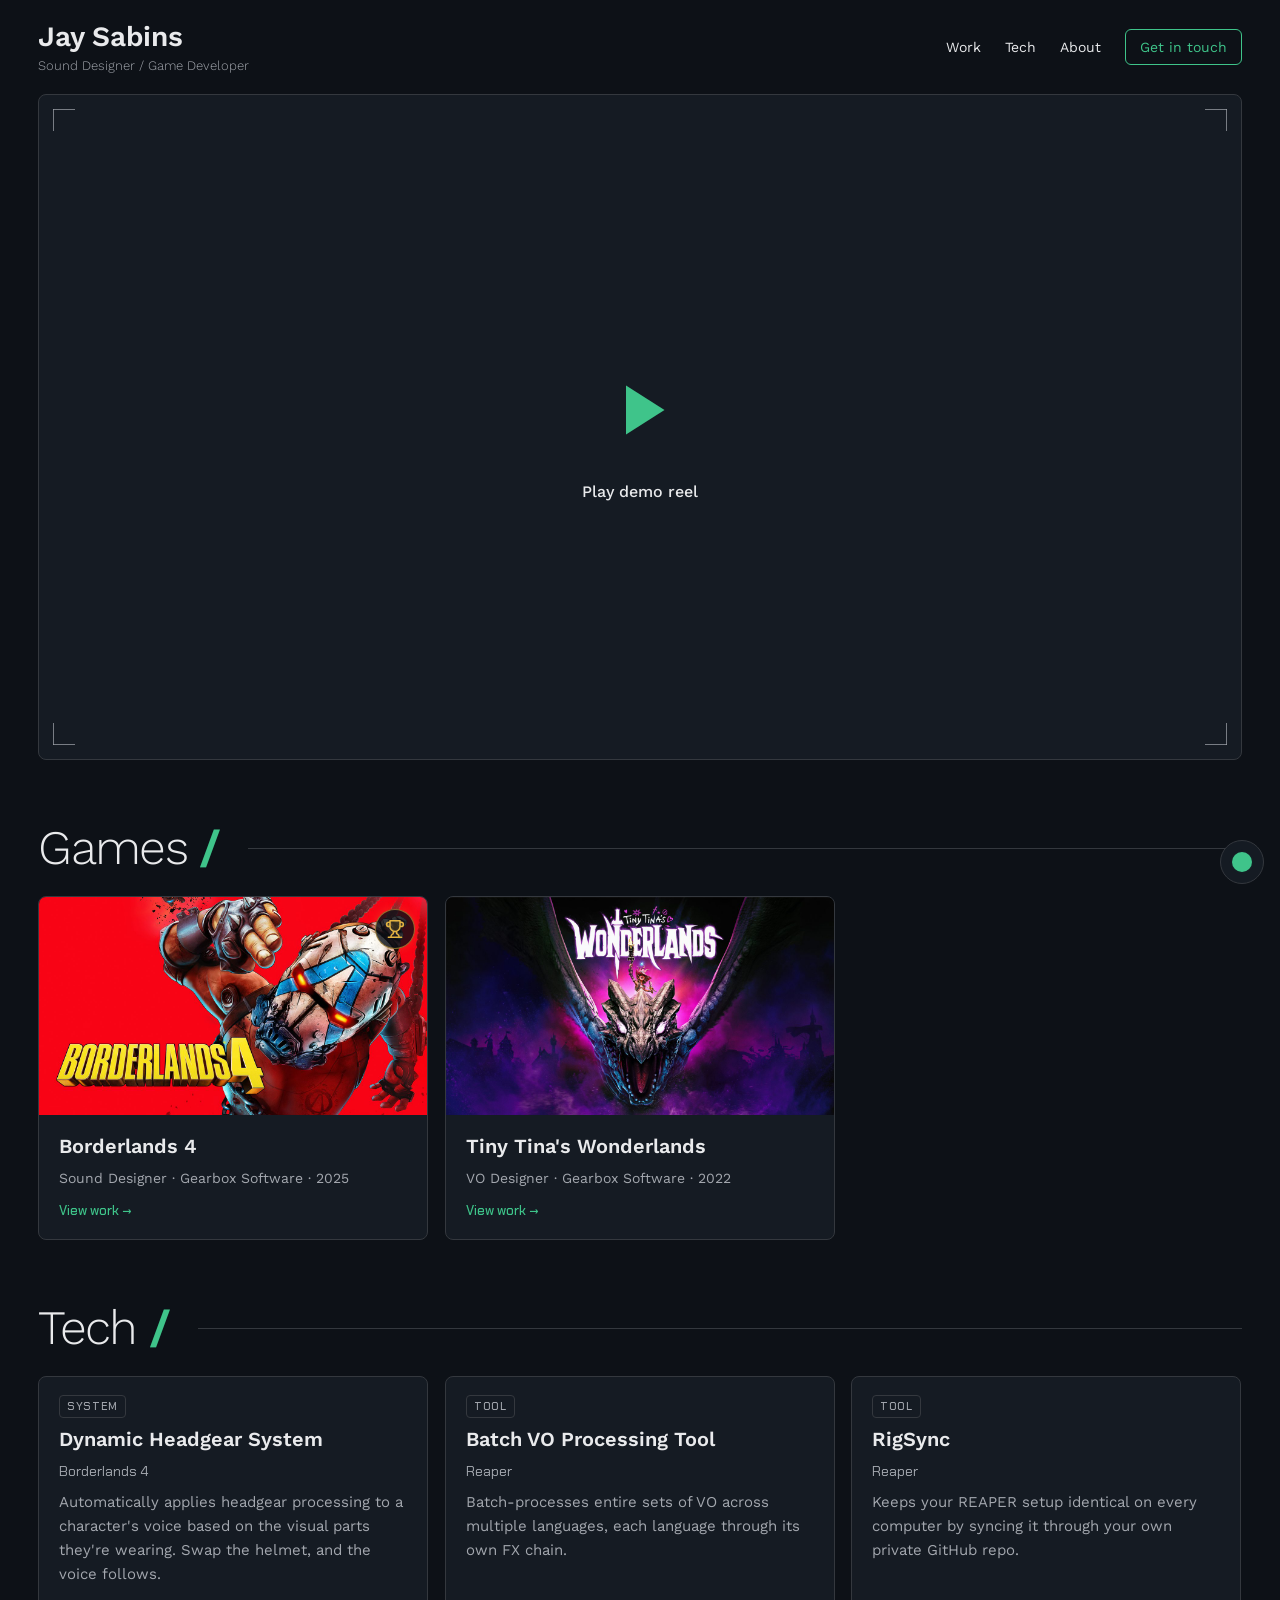
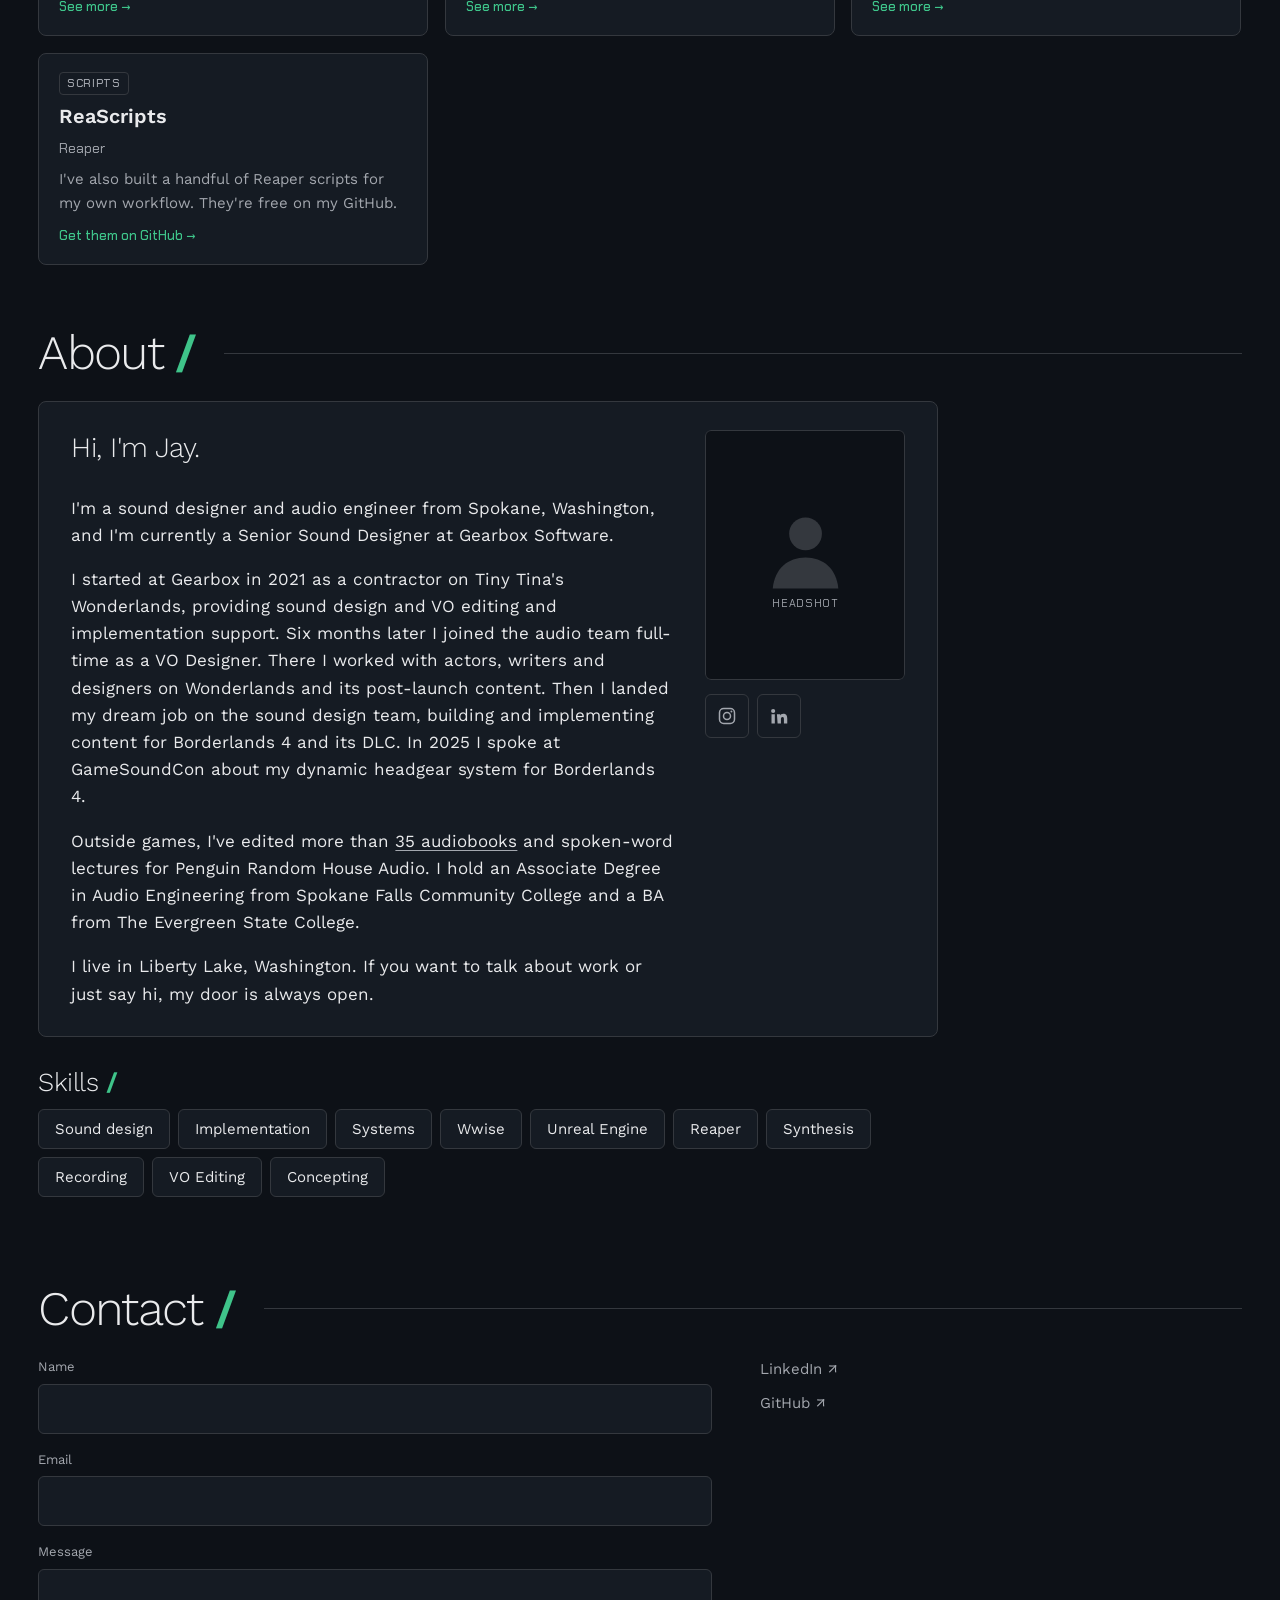
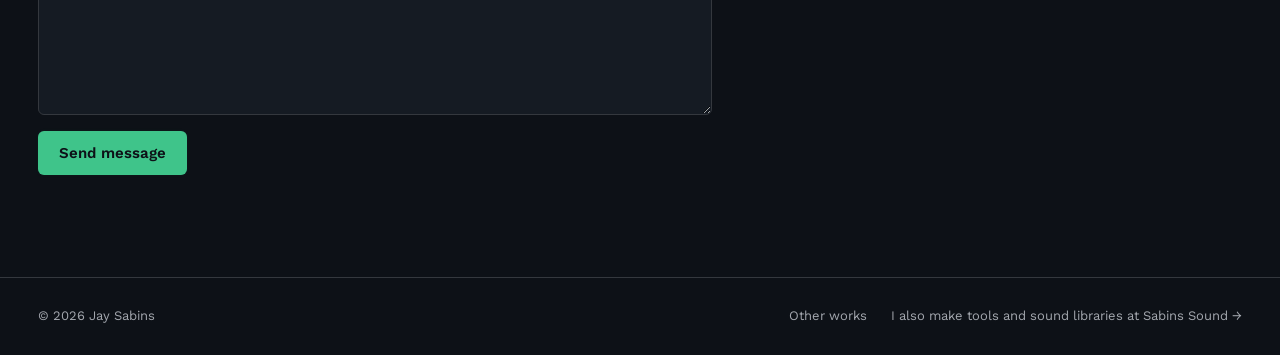
<file: index.html>
<!doctype html>
<html lang="en">
<head>
  <meta charset="utf-8">
  <meta name="viewport" content="width=device-width, initial-scale=1">
  <title>Jay Sabins | Sound Designer / Game Developer</title>
  <meta name="description" content="Jay Sabins is a sound designer and game developer working on AAA titles, including Borderlands 4. Watch the demo reel.">
  <link rel="canonical" href="https://jaysabinsaudio.com/">
  <meta property="og:type" content="website">
  <meta property="og:title" content="Jay Sabins | Sound Designer / Game Developer">
  <meta property="og:description" content="Demo reel, shipped games, and audio tools.">
  <meta property="og:url" content="https://jaysabinsaudio.com/">
  <!-- TODO: OG image (reel still plus name), 1200x630 -->
  <!-- <meta property="og:image" content="https://jaysabinsaudio.com/assets/og/og.jpg"> -->
  <meta name="twitter:card" content="summary_large_image">
  <meta name="theme-color" content="#0d1117">
  <link rel="icon" href="assets/favicon.svg" type="image/svg+xml">

  <link rel="preconnect" href="https://fonts.googleapis.com">
  <link rel="preconnect" href="https://fonts.gstatic.com" crossorigin>
  <link rel="stylesheet" href="https://fonts.googleapis.com/css2?family=Chakra+Petch:wght@400;500&family=Work+Sans:wght@300;400;500;600&display=swap">
  <link rel="stylesheet" href="css/tokens.css">
  <link rel="stylesheet" href="css/site.css">

  <script type="application/ld+json">
  {
    "@context": "https://schema.org",
    "@type": "Person",
    "name": "Jay Sabins",
    "jobTitle": "Senior Sound Designer",
    "url": "https://jaysabinsaudio.com/",
    "sameAs": [
      "https://github.com/jaysabins",
      "https://www.instagram.com/jay_sabins_audio/",
      "https://www.linkedin.com/in/jayden-s-a78795125/"
    ]
  }
  </script>
</head>
<body>
  <a class="skip" href="#main">Skip to content</a>

  <header class="site-header wrap" id="top">
    <a class="brand" href="#top">
      <span class="brand-name">Jay Sabins</span>
      <span class="brand-role">Sound Designer / Game Developer</span>
    </a>
    <nav aria-label="Sections">
      <a href="#work">Work</a>
      <a href="#tech">Tech</a>
      <a href="#about">About</a>
      <a class="nav-cta" href="#contact">Get in touch</a>
    </nav>
  </header>

  <main id="main">
    <section class="wrap" aria-label="Demo reel">
      <div class="reel" id="reel">
        <button class="reel-play" id="reel-play" type="button">
          <span class="play-disc" aria-hidden="true">
            <svg viewBox="0 0 24 24"><path d="M8 5v14l11-7z"/></svg>
          </span>
          <span class="reel-label" id="reel-label">Play demo reel</span>
        </button>
        <p class="reel-meta mono" id="reel-meta" hidden></p>
      </div>
    </section>

    <section class="section wrap" id="work" aria-labelledby="work-h">
      <h2 id="work-h">Games <span class="slash">/</span></h2>
      <ul class="grid games" id="games"></ul>
    </section>

    <section class="section wrap" id="tech" aria-labelledby="tech-h">
      <h2 id="tech-h">Tech <span class="slash">/</span></h2>
      <ul class="grid tech" id="tech-list"></ul>
    </section>

    <section class="section wrap" id="about" aria-labelledby="about-h">
      <h2 id="about-h">About <span class="slash">/</span></h2>
      <div class="about">
        <div class="bio-card">
          <div class="bio" id="bio"></div>
          <div class="bio-side">
            <div class="portrait" id="portrait"></div>
            <ul class="socials" id="socials" aria-label="Social links" hidden></ul>
          </div>
        </div>
        <div class="about-side">
          <h3 class="sub" id="skills-h">Skills <span class="slash">/</span></h3>
          <ul class="skills" id="skills" aria-labelledby="skills-h"></ul>
          <p class="tools mono" id="tools" hidden></p>
          <a class="btn btn-ghost" id="resume" hidden download>Résumé (PDF)</a>
        </div>
      </div>
    </section>

    <section class="section wrap" id="contact" aria-labelledby="contact-h">
      <h2 id="contact-h">Contact <span class="slash">/</span></h2>
      <div class="contact">
        <form class="form" id="contact-form" method="POST">
          <p class="hp" aria-hidden="true"><label>Leave this empty <input name="_gotcha" tabindex="-1" autocomplete="off"></label></p>
          <label>Name <input name="name" autocomplete="name" required></label>
          <label>Email <input name="email" type="email" autocomplete="email" required></label>
          <label>Message <textarea name="message" rows="5" required></textarea></label>
          <button class="btn btn-primary" type="submit">Send message</button>
          <p class="form-status" id="form-status" role="status" aria-live="polite"></p>
        </form>
        <div class="contact-side">
          <p class="email" id="email" hidden></p>
          <ul class="links" id="links"></ul>
        </div>
      </div>
    </section>
  </main>

  <footer class="site-footer wrap">
    <span>© <span id="year">2026</span> Jay Sabins</span>
    <span class="footer-links"><a href="other.html">Other works</a>
    <a href="https://sabinssound.com">I also make tools and sound libraries at Sabins Sound →</a></span>
  </footer>

  <script src="js/data.js"></script>
  <script src="js/common.js"></script>
  <script src="js/main.js"></script>
  <script src="js/accent-picker.js"></script><!-- design-time only: remove before launch -->
</body>
</html>
</file>
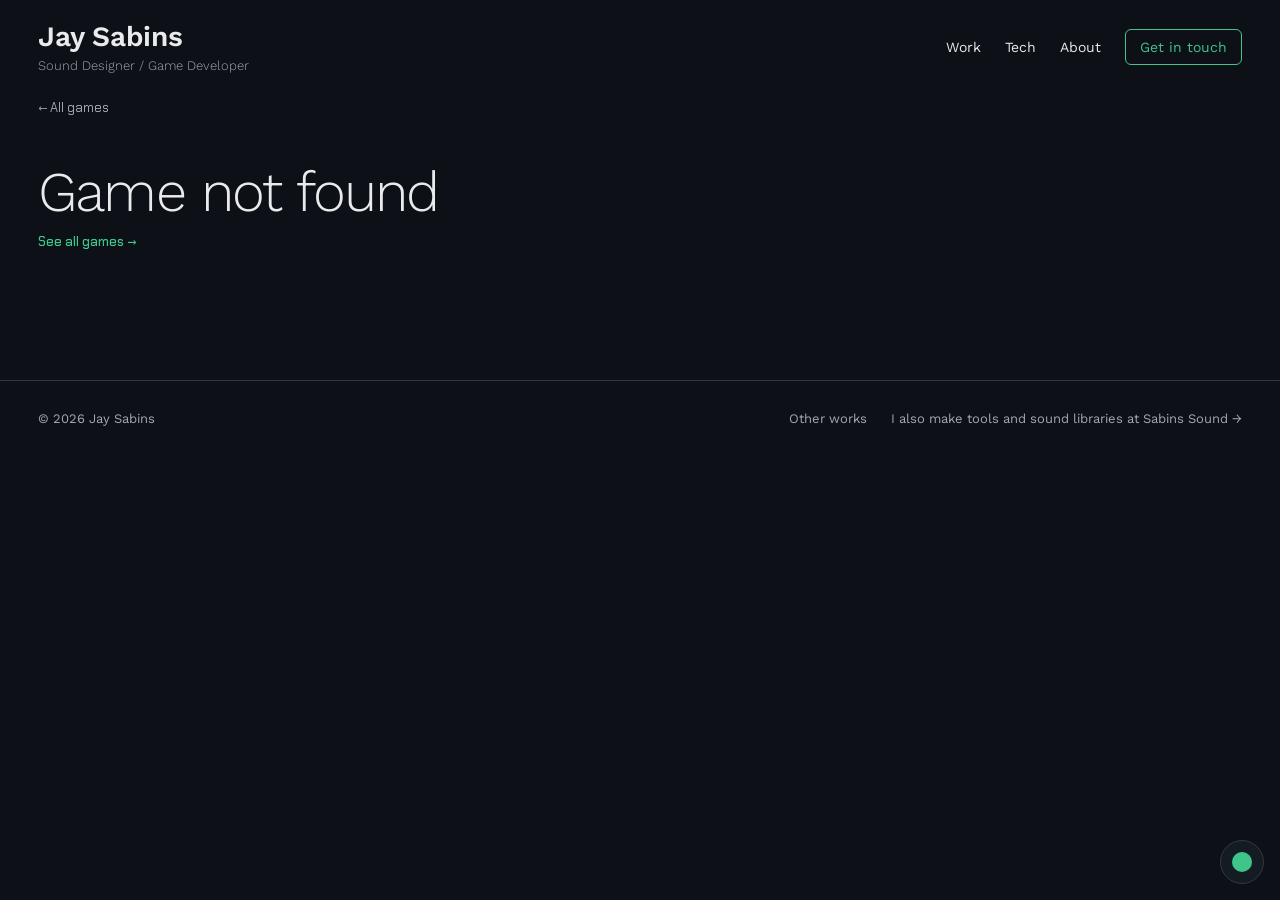
<file: game.html>
<!doctype html>
<html lang="en">
<head>
  <meta charset="utf-8">
  <meta name="viewport" content="width=device-width, initial-scale=1">
  <title>Work | Jay Sabins</title>
  <meta name="description" content="Sound design clips by Jay Sabins, game sound designer.">
  <meta name="theme-color" content="#0d1117">
  <link rel="icon" href="assets/favicon.svg" type="image/svg+xml">

  <link rel="preconnect" href="https://fonts.googleapis.com">
  <link rel="preconnect" href="https://fonts.gstatic.com" crossorigin>
  <link rel="stylesheet" href="https://fonts.googleapis.com/css2?family=Chakra+Petch:wght@400;500&family=Work+Sans:wght@300;400;500;600&display=swap">
  <link rel="stylesheet" href="css/tokens.css">
  <link rel="stylesheet" href="css/site.css">
</head>
<body>
  <a class="skip" href="#main">Skip to content</a>

  <header class="site-header wrap">
    <a class="brand" href="./">
      <span class="brand-name">Jay Sabins</span>
      <span class="brand-role">Sound Designer / Game Developer</span>
    </a>
    <nav aria-label="Sections">
      <a href="./#work">Work</a>
      <a href="./#tech">Tech</a>
      <a href="./#about">About</a>
      <a class="nav-cta" href="./#contact">Get in touch</a>
    </nav>
  </header>

  <main id="main" class="wrap">
    <a class="back mono" href="./#work">← All games</a>
    <div class="game-hero" id="game-hero"></div>

    <section class="section" id="clips" aria-labelledby="clips-h" hidden>
      <h2 id="clips-h">Clips <span class="slash">/</span></h2>
      <ul class="grid clips" id="clip-list"></ul>
    </section>

    <nav class="game-pager" id="game-pager" aria-label="Other games"></nav>
  </main>

  <footer class="site-footer wrap">
    <span>© <span id="year">2026</span> Jay Sabins</span>
    <span class="footer-links"><a href="other.html">Other works</a>
    <a href="https://sabinssound.com">I also make tools and sound libraries at Sabins Sound →</a></span>
  </footer>

  <script src="js/data.js"></script>
  <script src="js/common.js"></script>
  <script src="js/game.js"></script>
  <script src="js/accent-picker.js"></script><!-- design-time only: remove before launch -->
</body>
</html>
</file>
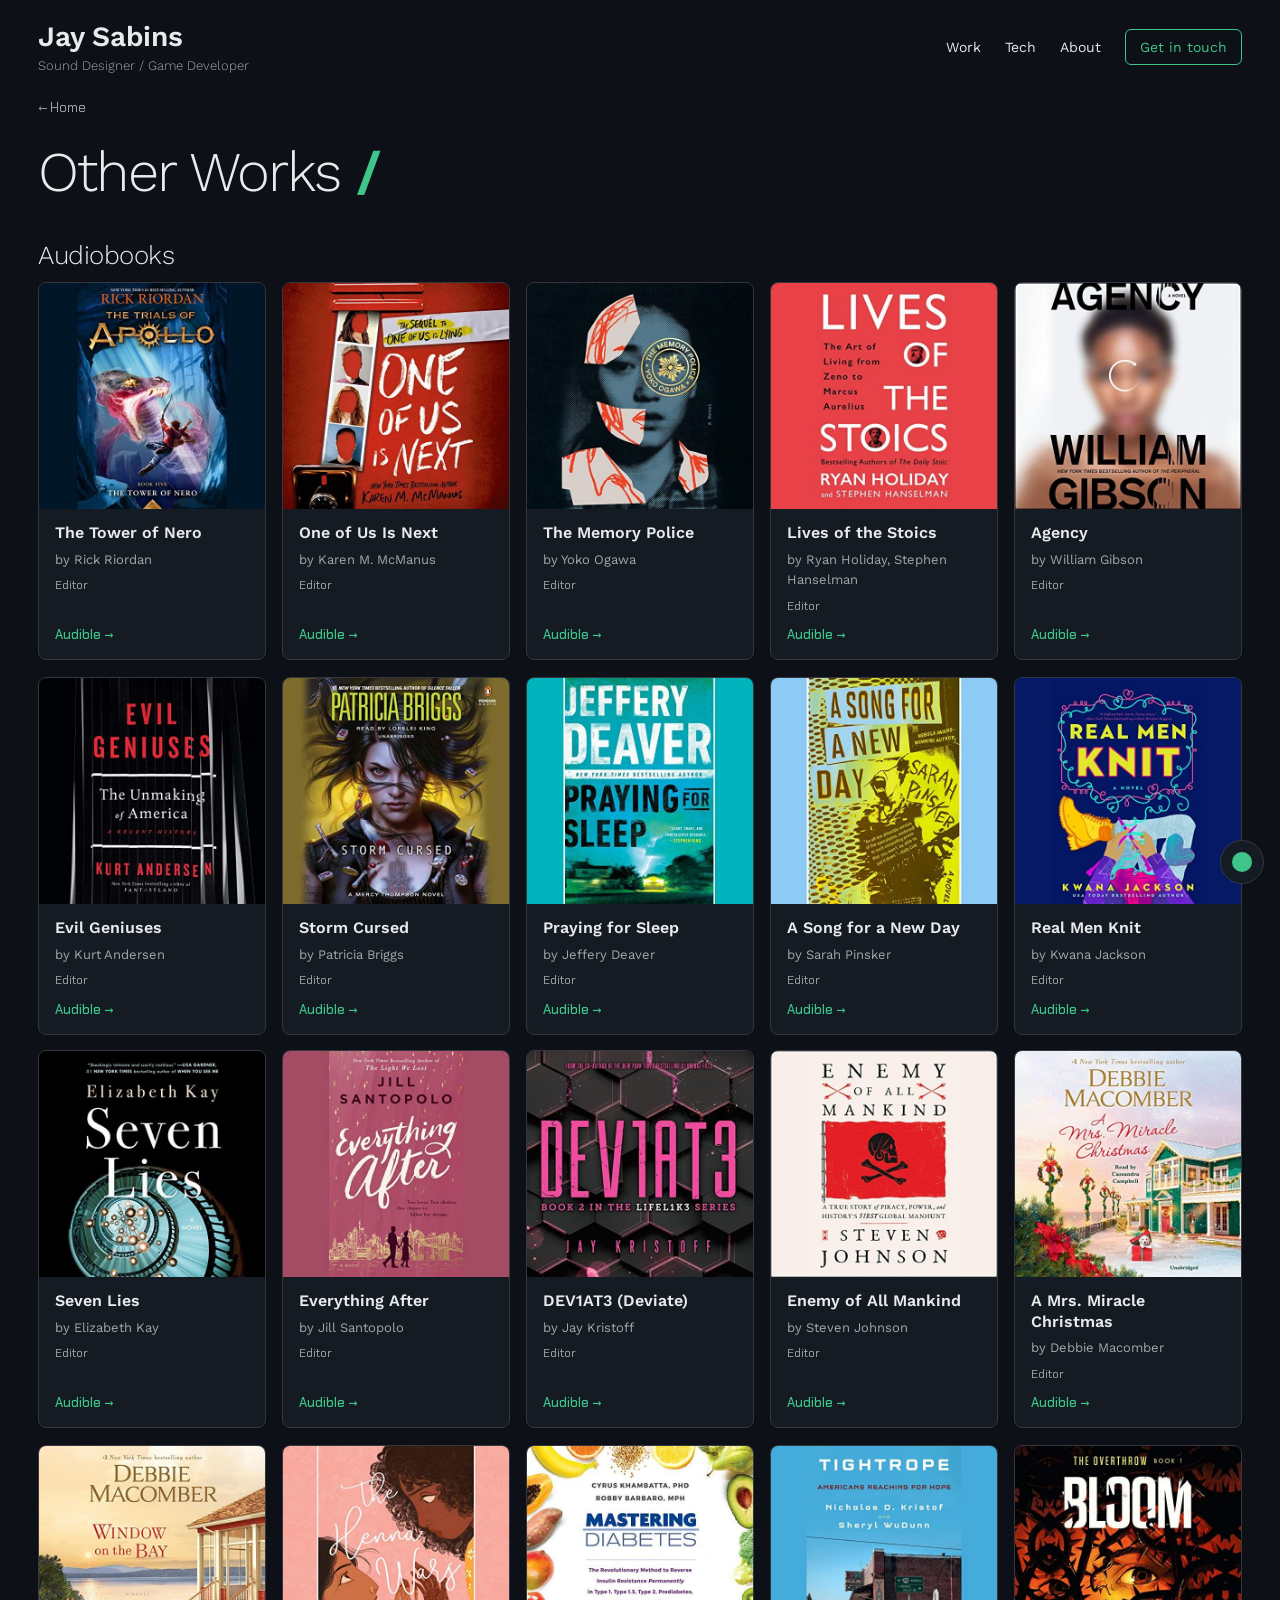
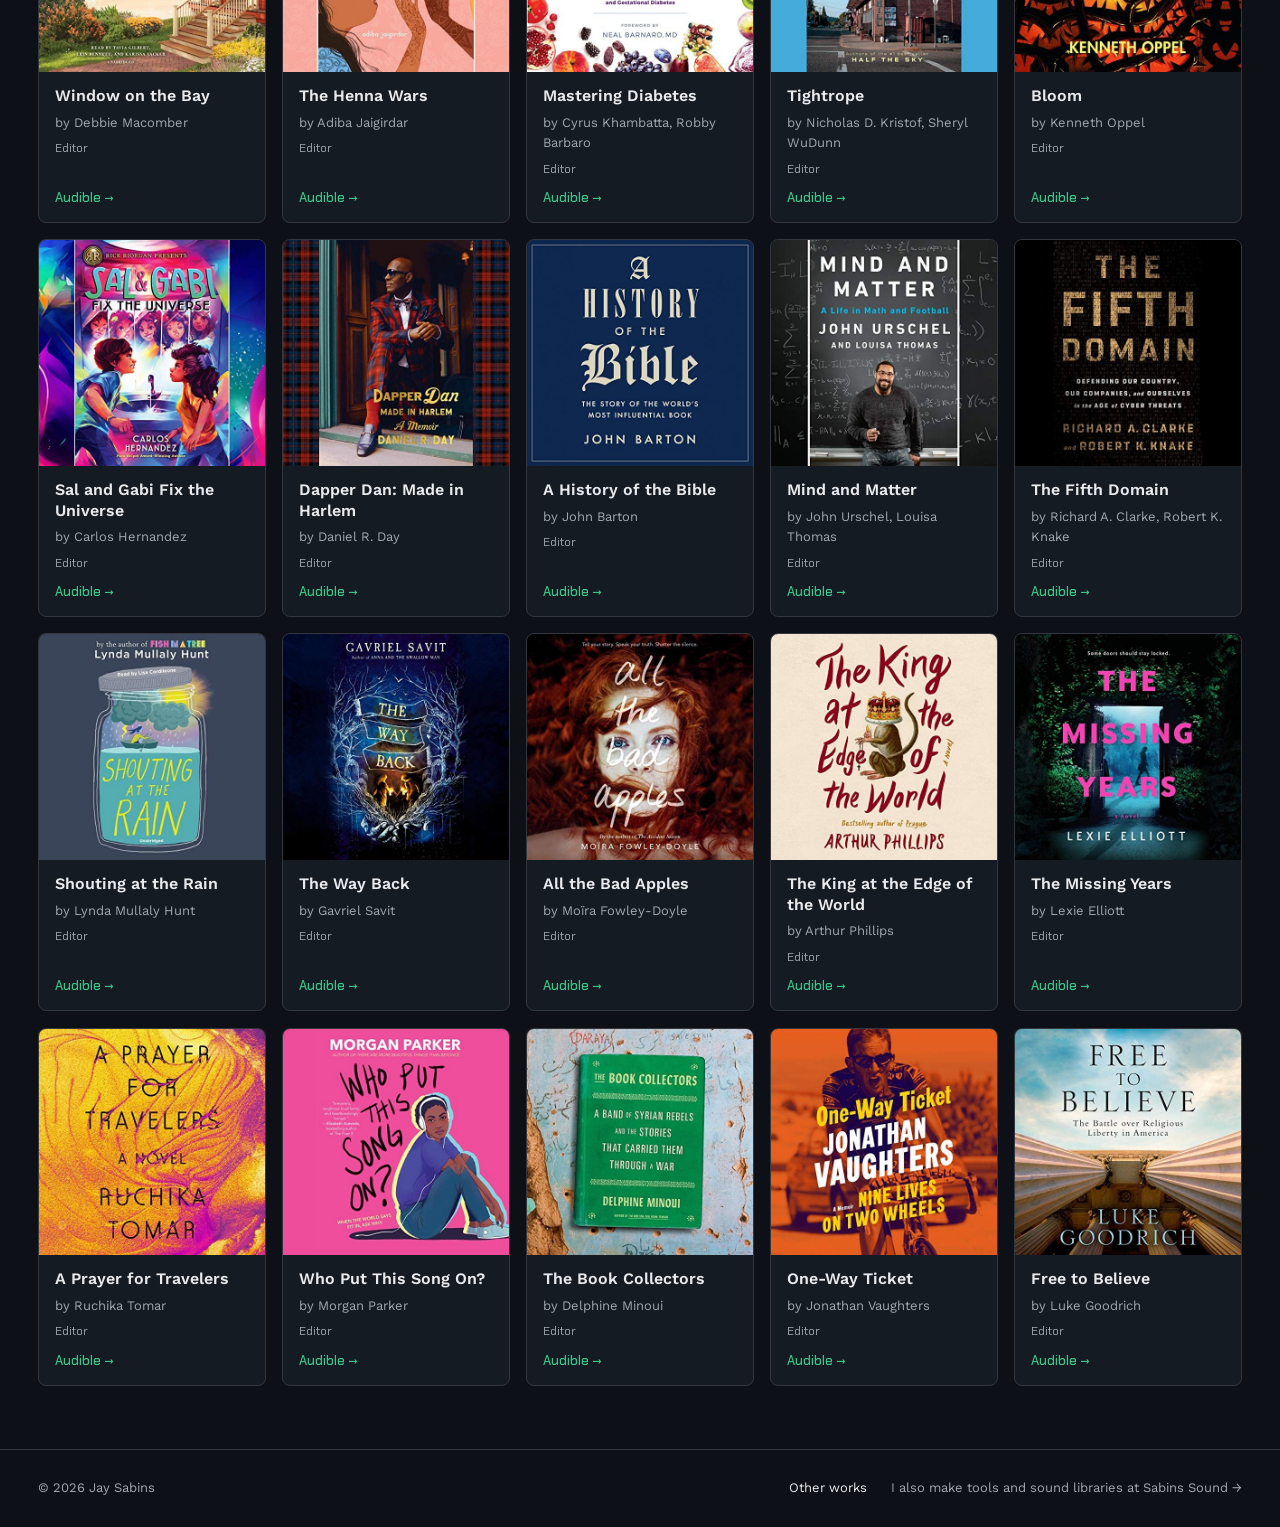
<file: other.html>
<!doctype html>
<html lang="en">
<head>
  <meta charset="utf-8">
  <meta name="viewport" content="width=device-width, initial-scale=1">
  <title>Other Works | Jay Sabins</title>
  <meta name="description" content="Audiobooks and other audio work by Jay Sabins.">
  <meta name="theme-color" content="#0d1117">
  <link rel="icon" href="assets/favicon.svg" type="image/svg+xml">

  <link rel="preconnect" href="https://fonts.googleapis.com">
  <link rel="preconnect" href="https://fonts.gstatic.com" crossorigin>
  <link rel="stylesheet" href="https://fonts.googleapis.com/css2?family=Chakra+Petch:wght@400;500&family=Work+Sans:wght@300;400;500;600&display=swap">
  <link rel="stylesheet" href="css/tokens.css">
  <link rel="stylesheet" href="css/site.css">
</head>
<body>
  <a class="skip" href="#main">Skip to content</a>

  <header class="site-header wrap">
    <a class="brand" href="./">
      <span class="brand-name">Jay Sabins</span>
      <span class="brand-role">Sound Designer / Game Developer</span>
    </a>
    <nav aria-label="Sections">
      <a href="./#work">Work</a>
      <a href="./#tech">Tech</a>
      <a href="./#about">About</a>
      <a class="nav-cta" href="./#contact">Get in touch</a>
    </nav>
  </header>

  <main id="main" class="wrap">
    <a class="back mono" href="./">← Home</a>
    <h1 class="page-title">Other Works <span class="slash">/</span></h1>

    <section class="section other" aria-labelledby="audiobooks-h">
      <h2 id="audiobooks-h" class="sub">Audiobooks</h2>
      <ul class="grid books" id="book-list"></ul>
    </section>
  </main>

  <footer class="site-footer wrap">
    <span>© <span id="year">2026</span> Jay Sabins</span>
    <span class="footer-links"><a href="other.html" aria-current="page">Other works</a>
    <a href="https://sabinssound.com">I also make tools and sound libraries at Sabins Sound →</a></span>
  </footer>

  <script src="js/data.js"></script>
  <script src="js/common.js"></script>
  <script src="js/other.js"></script>
  <script src="js/accent-picker.js"></script><!-- design-time only: remove before launch -->
</body>
</html>
</file>
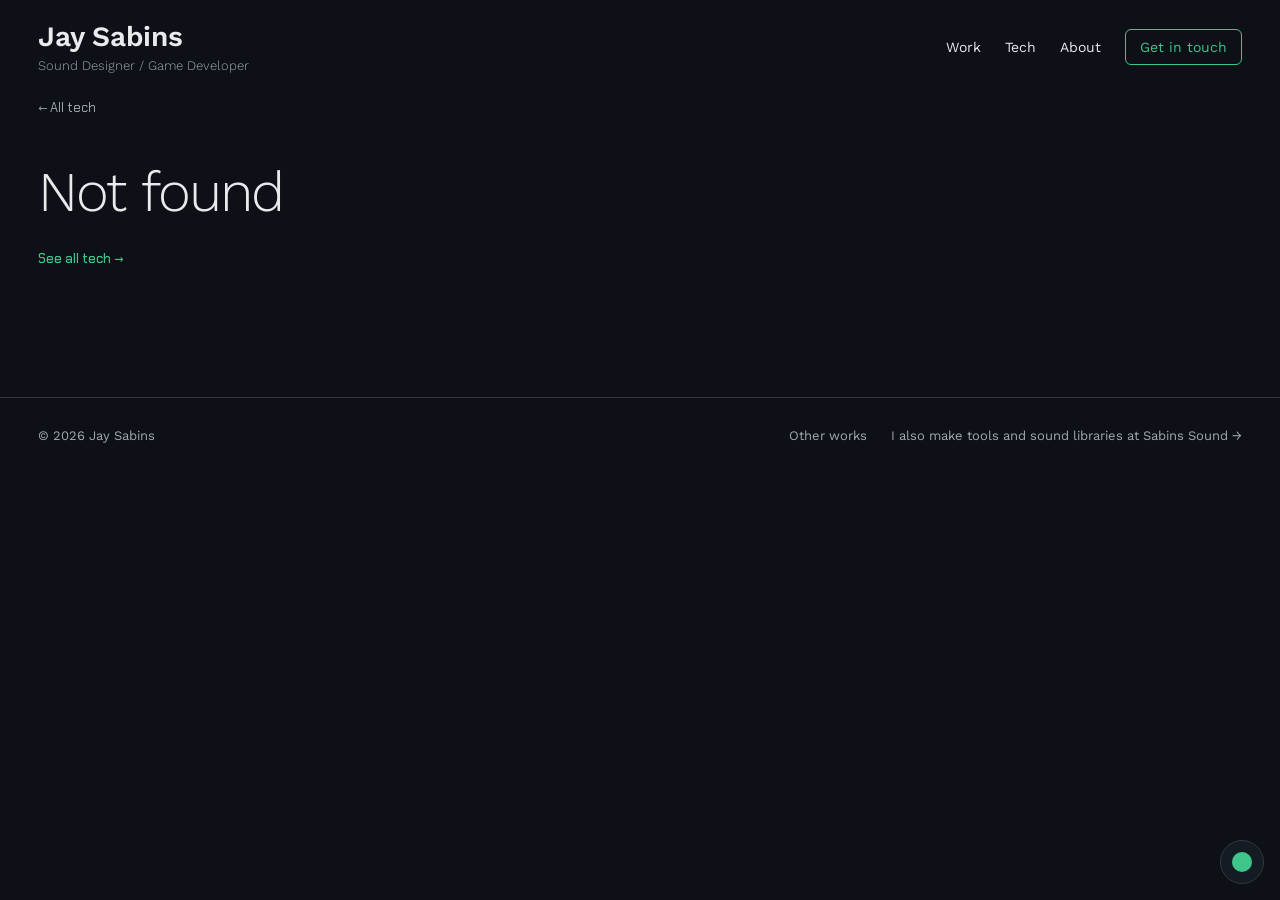
<file: tech.html>
<!doctype html>
<html lang="en">
<head>
  <meta charset="utf-8">
  <meta name="viewport" content="width=device-width, initial-scale=1">
  <title>Tech | Jay Sabins</title>
  <meta name="description" content="Audio tech built by Jay Sabins, game sound designer.">
  <meta name="theme-color" content="#0d1117">
  <link rel="icon" href="assets/favicon.svg" type="image/svg+xml">

  <link rel="preconnect" href="https://fonts.googleapis.com">
  <link rel="preconnect" href="https://fonts.gstatic.com" crossorigin>
  <link rel="stylesheet" href="https://fonts.googleapis.com/css2?family=Chakra+Petch:wght@400;500&family=Work+Sans:wght@300;400;500;600&display=swap">
  <link rel="stylesheet" href="css/tokens.css">
  <link rel="stylesheet" href="css/site.css">
</head>
<body>
  <a class="skip" href="#main">Skip to content</a>

  <header class="site-header wrap">
    <a class="brand" href="./">
      <span class="brand-name">Jay Sabins</span>
      <span class="brand-role">Sound Designer / Game Developer</span>
    </a>
    <nav aria-label="Sections">
      <a href="./#work">Work</a>
      <a href="./#tech">Tech</a>
      <a href="./#about">About</a>
      <a class="nav-cta" href="./#contact">Get in touch</a>
    </nav>
  </header>

  <main id="main" class="wrap">
    <a class="back mono" href="./#tech">← All tech</a>
    <div class="game-hero tech-hero" id="tech-hero"></div>

    <div class="section details" id="details" hidden></div>

    <section class="section" id="clips" aria-labelledby="clips-h" hidden>
      <h2 id="clips-h">Demos <span class="slash">/</span></h2>
      <ul class="grid clips" id="clip-list"></ul>
    </section>

    <nav class="game-pager" id="game-pager" aria-label="Other tech"></nav>
  </main>

  <footer class="site-footer wrap">
    <span>© <span id="year">2026</span> Jay Sabins</span>
    <span class="footer-links"><a href="other.html">Other works</a>
    <a href="https://sabinssound.com">I also make tools and sound libraries at Sabins Sound →</a></span>
  </footer>

  <script src="js/data.js"></script>
  <script src="js/common.js"></script>
  <script src="js/tech.js"></script>
  <script src="js/accent-picker.js"></script><!-- design-time only: remove before launch -->
</body>
</html>
</file>
<file: css/tokens.css>
/* Design tokens. Flat, dark, single theme (direction 6A, Oct 2026). */
:root{
  /* Palette */
  --bg:#0d1117; --surface:#151b23; --raise:color-mix(in srgb, var(--surface), #fff 5%);
  --fg:#e9eaec; --muted:#a3a7ae; --line:#34383e;
  --accent:#3fc48a;      /* play triangle, slashes, focus rings, links on hover */
  --gold:#e3b341;        /* award trophy only */
  --accent-ink:#0d1117;  /* icons and text on accent fills */
  --glow:0.10;           /* neon glow strength on accent items, 0 = off, 1 = strong */
  --glow-color:color-mix(in srgb, var(--accent) calc(var(--glow) * 70%), transparent);
  --glow-box:0 0 calc(var(--glow) * 8px) var(--glow-color), 0 0 calc(var(--glow) * 36px) var(--glow-color);
  --glow-text:0 0 calc(var(--glow) * 4px) var(--glow-color), 0 0 calc(var(--glow) * 18px) var(--glow-color);
  color-scheme:dark;

  /* Type */
  --title:"Work Sans", system-ui, sans-serif;
  --body:"Work Sans", system-ui, sans-serif;
  --mono:"Chakra Petch", system-ui, sans-serif;

  /* Shape and rhythm */
  --radius:8px; --radius-sm:6px;
  --section-gap:64px;
  --gutter:clamp(16px, 3vw, 40px);
  --max:1440px;
}
</file>
<file: css/site.css>
*,*::before,*::after{box-sizing:border-box}
[hidden]{display:none!important}
html.menu-lock{overflow:hidden}
html{scroll-behavior:smooth;-webkit-text-size-adjust:100%}
body{margin:0;background:var(--bg);color:var(--fg);font:400 16px/1.6 var(--body);-webkit-font-smoothing:antialiased}
img{max-width:100%;display:block}
a{color:inherit;text-decoration:none}
:focus-visible{outline:2px solid var(--accent);outline-offset:3px;border-radius:2px;box-shadow:var(--glow-box)}
.mono{font-family:var(--mono);font-variant-numeric:tabular-nums}
.wrap{max-width:var(--max);margin:0 auto;padding:0 var(--gutter)}
.skip{position:absolute;left:-9999px;top:8px;background:var(--accent);color:var(--accent-ink);padding:8px 12px;border-radius:var(--radius-sm);z-index:100}
.skip:focus{left:8px}

/* Header */
.site-header{display:flex;flex-wrap:wrap;justify-content:space-between;align-items:center;gap:12px 24px;padding-top:20px;padding-bottom:20px}
.brand{display:flex;flex-direction:column;gap:4px}
.brand-name{font:600 28px/1.2 var(--title);letter-spacing:-.01em}
.brand-role{font:300 13px/1.3 var(--body);color:var(--muted)}
nav{display:flex;flex-wrap:wrap;align-items:center;gap:8px 24px}
nav a{font-size:14px;color:var(--fg);padding:6px 0;transition:color .15s,text-shadow .15s}
nav a:hover,nav a:focus-visible{color:var(--accent);text-shadow:var(--glow-text)}
/* "Get in touch": outlined accent button at the end of the nav */
nav a.nav-cta{padding:6px 14px;border:1px solid var(--accent);border-radius:var(--radius-sm);color:var(--accent);transition:color .15s,background-color .15s,box-shadow .15s}
nav a.nav-cta:hover,nav a.nav-cta:focus-visible{background:var(--accent);color:var(--accent-ink);text-shadow:none;box-shadow:var(--glow-box)}

/* Mobile menu: the button is added by js/common.js and shown only on phones */
.menu-btn{display:none;position:relative;z-index:60;width:44px;height:44px;margin-right:-10px;place-items:center;padding:0;background:none;border:0;color:var(--fg);cursor:pointer;transition:color .15s,filter .15s}
.menu-btn:hover,.menu-open .menu-btn{color:var(--accent);filter:drop-shadow(0 0 calc(var(--glow) * 5px) var(--glow-color))}
.menu-bars{position:relative;width:22px;height:12px}
.menu-bars span{position:absolute;left:0;width:100%;height:1.5px;border-radius:1px;background:currentColor;transition:transform .2s,opacity .2s}
.menu-bars span:nth-child(1){top:0}
.menu-bars span:nth-child(2){top:5.25px}
.menu-bars span:nth-child(3){top:10.5px}
.menu-open .menu-bars span:nth-child(1){transform:translateY(5.25px) rotate(45deg)}
.menu-open .menu-bars span:nth-child(2){opacity:0}
.menu-open .menu-bars span:nth-child(3){transform:translateY(-5.25px) rotate(-45deg)}

/* Reel: first thing on the page */
.reel{position:relative;aspect-ratio:16/9;max-height:74vh;width:100%;margin:0 auto;background:var(--surface);border:1px solid var(--line);border-radius:var(--radius);overflow:hidden;display:grid;place-items:center}
/* Viewfinder corner marks (under the iframe once the reel plays) */
.reel::before{content:"";position:absolute;inset:14px;pointer-events:none;--c:color-mix(in srgb,var(--muted) 70%,transparent);--l:22px;
  background:linear-gradient(var(--c),var(--c)) left top/var(--l) 1px,linear-gradient(var(--c),var(--c)) left top/1px var(--l),
    linear-gradient(var(--c),var(--c)) right top/var(--l) 1px,linear-gradient(var(--c),var(--c)) right top/1px var(--l),
    linear-gradient(var(--c),var(--c)) left bottom/var(--l) 1px,linear-gradient(var(--c),var(--c)) left bottom/1px var(--l),
    linear-gradient(var(--c),var(--c)) right bottom/var(--l) 1px,linear-gradient(var(--c),var(--c)) right bottom/1px var(--l);
  background-repeat:no-repeat}
.reel iframe{position:absolute;inset:0;width:100%;height:100%;border:0}
.reel-play{display:flex;flex-direction:column;align-items:center;gap:16px;background:none;border:0;color:var(--fg);font:500 16px var(--body);cursor:pointer;padding:16px}
.play-disc{width:112px;height:112px;display:grid;place-items:center;transition:transform .15s}
.play-disc svg{width:84px;height:84px;fill:var(--accent);filter:drop-shadow(0 0 calc(var(--glow) * 6px) var(--glow-color))}
.reel-play:hover .play-disc{transform:scale(1.05)}
.reel-play[aria-disabled="true"]{cursor:default}
.reel-play[aria-disabled="true"]:hover .play-disc{transform:none}
.reel-meta{position:absolute;left:16px;bottom:12px;margin:0;font-size:12px;color:var(--muted)}

/* Sections */
.section{padding-top:var(--section-gap)}
h2{margin:0 0 24px;font:300 48px/1 var(--title);letter-spacing:-.035em}
.slash{font-weight:600;color:var(--accent);text-shadow:var(--glow-text)}
/* Hairline from each section heading to the right edge */
h2:not(.sub){display:flex;align-items:center;column-gap:.25em}
h2:not(.sub)::after{content:"";flex:1;min-width:24px;height:1px;margin-left:.35em;background:var(--line)}

/* Scroll reveal (class added by SITE.reveal) */
.reveal{opacity:0;transform:translateY(10px);transition:opacity .4s ease,transform .4s cubic-bezier(.2,.8,.2,1)}
.reveal.in{opacity:1;transform:none}
h3{margin:0;font:600 20px/1.3 var(--title)}
.grid{list-style:none;margin:0;padding:0;display:grid;grid-template-columns:repeat(auto-fill,minmax(min(100%,300px),1fr));gap:16px}
.card{background:var(--surface);border:1px solid var(--line);border-radius:var(--radius);overflow:hidden;display:flex;flex-direction:column}
.card-body{padding:18px 20px 20px;display:flex;flex-direction:column;gap:8px;flex:1}
.meta{margin:0;font-size:14px;color:var(--muted)}
.chips{display:flex;flex-wrap:wrap;gap:6px;list-style:none;margin:0;padding:0}
.chips li{font:400 12px/1 var(--mono);color:var(--muted);border:1px solid var(--line);border-radius:4px;padding:5px 7px}
.card-link{margin-top:auto;padding-top:4px;font:500 13px var(--mono);color:var(--accent);text-shadow:var(--glow-text)}
.card-link:hover{text-decoration:underline}

/* Games */
.art{aspect-ratio:16/9;background:var(--raise);position:relative}
.art img{width:100%;height:100%;object-fit:cover}
.art .ph{position:absolute;inset:0;display:grid;place-items:center;font:400 12px var(--mono);color:var(--muted)}
.games > li,.tech > li,.books > li{display:flex}
/* Whole card lifts toward the viewer and tilts to face the pointer (--tx/--ty set by SITE.tilt) */
.game-card,.tech-card,.book-card{flex:1;color:inherit;position:relative;transform:perspective(1000px) rotateX(calc(var(--ty, 0) * -8deg)) rotateY(calc(var(--tx, 0) * 8deg)) scale(var(--lift, 1));transition:transform .3s cubic-bezier(.2,.8,.2,1),border-color .2s,box-shadow .2s}
.game-card:hover,.game-card:focus-visible,.tech-card:hover,.tech-card:focus-visible,a.book-card:hover,a.book-card:focus-visible{--lift:1.03;z-index:1;border-color:var(--accent);box-shadow:var(--glow-box)}
.game-card:hover,.tech-card:hover,.book-card:hover{transition-duration:.15s}
.game-card:focus-visible,.tech-card:focus-visible,.book-card:focus-visible{outline:none}
.game-card:hover .card-link,.tech-card:hover .card-link,.book-card:hover .card-link{text-decoration:underline}

/* Award trophy on key art (GAMES[].awards). Tooltip on hover of the icon, or when the card has keyboard focus */
.award{position:absolute;top:12px;right:12px;width:40px;height:40px;border-radius:50%;display:grid;place-items:center;background:color-mix(in srgb,var(--bg) 82%,transparent);border:1px solid color-mix(in srgb,var(--gold) 55%,transparent);box-shadow:0 0 10px color-mix(in srgb,var(--gold) 22%,transparent)}
.award svg,.award-line svg{width:20px;height:20px;fill:color-mix(in srgb,var(--gold) 18%,transparent);stroke:var(--gold);stroke-width:1.8;stroke-linecap:round;stroke-linejoin:round}
.award-tip{position:absolute;top:calc(100% + 8px);right:0;width:max-content;max-width:min(260px,70vw);display:grid;gap:6px;padding:10px 12px;background:var(--bg);border:1px solid var(--line);border-radius:var(--radius-sm);font:400 13px/1.45 var(--body);color:var(--fg);text-align:left;opacity:0;transform:translateY(-4px);transition:opacity .15s,transform .15s;pointer-events:none}
.award-tip strong{font-weight:600;color:var(--gold)}
/* Two small sparkles that twinkle in turn around the trophy */
.award::before,.award::after{content:"";position:absolute;width:9px;height:9px;background:#fff6d5;clip-path:polygon(50% 0,62% 38%,100% 50%,62% 62%,50% 100%,38% 62%,0 50%,38% 38%);filter:drop-shadow(0 0 3px var(--gold));opacity:0;transform:scale(0);animation:sparkle 3.6s ease-in-out infinite;pointer-events:none}
.award::before{top:5px;right:6px}
.award::after{bottom:7px;left:6px;width:6px;height:6px;animation-delay:1.8s}
@keyframes sparkle{0%,70%,100%{opacity:0;transform:scale(0) rotate(0)}80%{opacity:1;transform:scale(1) rotate(45deg)}90%{opacity:0;transform:scale(.3) rotate(90deg)}}
.award:hover .award-tip,.game-card:focus-visible .award-tip{opacity:1;transform:none}
.award-line{display:flex;align-items:flex-start;gap:10px;margin:14px 0 0;max-width:62ch;font-size:15px}
.award-line strong{font-weight:600}

/* Game page */
.back{display:inline-block;margin:0 0 16px;font-size:13px;color:var(--muted)}
.back:hover{color:var(--accent)}
.banner{aspect-ratio:21/9;max-height:62vh;width:100%;border:1px solid var(--line);border-radius:var(--radius);overflow:hidden}
.game-title{margin:28px 0 8px;font:300 56px/1.05 var(--title);letter-spacing:-.035em}
.game-hero .chips{margin-top:12px}
.clip{position:relative;aspect-ratio:16/9;background:var(--raise);display:grid;place-items:center}
.clip iframe{position:absolute;inset:0;width:100%;height:100%;border:0}
.clip-play{background:none;border:0;padding:0;cursor:pointer;border-radius:50%}
.clip-play:disabled{cursor:default;opacity:.5}
.clip .play-disc{width:64px;height:64px}
.clip .play-disc svg{width:48px;height:48px}
.clip-play:hover .play-disc{transform:scale(1.06)}
span.clip-play{opacity:.35;cursor:default}
.clip .ph{position:absolute;left:14px;bottom:10px;font:400 12px var(--mono);color:var(--muted)}
.game-pager{display:flex;justify-content:space-between;gap:16px;margin-top:var(--section-gap)}
.game-pager a{display:grid;gap:4px;font:600 18px/1.3 var(--title)}
.game-pager a:last-child{text-align:right}
.game-pager a:hover{color:var(--accent)}
.game-pager .mono{font-size:12px;font-weight:400;color:var(--muted)}

/* Tech */
.result{margin:0;color:var(--fg)}
.result::before{content:"→ ";color:var(--accent)}
.desc{margin:0;font-size:15px;color:var(--muted)}
.tag{align-self:flex-start;font:500 11px/1 var(--mono);letter-spacing:.06em;text-transform:uppercase;color:var(--muted);border:1px solid var(--line);border-radius:4px;padding:5px 7px}

/* Tech page */
.tech-hero .tag{margin-bottom:-12px}
.tech-hero .desc{margin-top:12px;font-size:18px;max-width:62ch}
.tech-hero .result{margin-top:12px;font-size:17px}
.tech-hero .chips{margin-top:16px}
.tech-hero .card-link{display:inline-block;margin-top:16px}
.details{max-width:62ch}
.details p{margin:0 0 1em;font-size:17px}

/* Other Works page: smaller cards than games, square covers */
.page-title{margin:8px 0 0;font:300 56px/1.05 var(--title);letter-spacing:-.035em}
.other{padding-top:40px}
.books{grid-template-columns:repeat(auto-fill,minmax(min(100%,190px),1fr))}
.cover{display:block;aspect-ratio:1;background:var(--raise);position:relative}
.cover img{width:100%;height:100%;object-fit:cover}
.cover .ph{position:absolute;inset:0;display:grid;place-items:center;padding:16px;text-align:center;font:400 12px var(--mono);color:var(--muted)}
.book-card .card-body{padding:14px 16px 16px;gap:6px}
.book-card h3{font-size:16px}
.book-card .meta{font-size:13px}
.book-meta{font-size:12px!important}

/* About */
.about{display:flex;flex-direction:column;gap:32px;max-width:900px}
.bio-card{display:grid;grid-template-columns:auto 200px;gap:32px;align-items:start;width:fit-content;max-width:100%;background:var(--surface);border:1px solid var(--line);border-radius:var(--radius);padding:28px 32px}
.portrait{width:200px;aspect-ratio:4/5;border-radius:var(--radius-sm);overflow:hidden}
.portrait img{width:100%;height:100%;object-fit:cover;display:block}
.portrait-ph{height:100%;background:var(--bg);border:1px solid var(--line);border-radius:var(--radius-sm);display:grid;place-items:center;align-content:center;gap:6px}
.portrait-ph svg{width:46%;fill:var(--line)}
.bio-side{display:flex;flex-direction:column;gap:14px}
.socials{list-style:none;margin:0;padding:0;display:flex;gap:8px}
.socials a{display:grid;place-items:center;width:44px;height:44px;border:1px solid var(--line);border-radius:var(--radius-sm);color:var(--muted);transition:color .15s,border-color .15s}
.socials a:hover{color:var(--fg);border-color:var(--muted)}
.socials svg{width:20px;height:20px}
.portrait-ph span{font:400 11px/1 var(--mono);letter-spacing:.06em;text-transform:uppercase;color:var(--muted)}
.bio p{margin:0 0 1em;font-size:17px;max-width:62ch}
.bio p:first-child{font:300 28px/1.3 var(--title);letter-spacing:-.02em}
.bio p:last-child{margin-bottom:0}
.bio a{text-decoration:underline;text-decoration-color:var(--muted);text-underline-offset:3px;text-decoration-thickness:1px;transition:color .15s,text-decoration-color .15s}
.bio a:hover{color:var(--accent);text-decoration-color:var(--accent)}
.sub{margin:0 0 14px;font:300 26px/1 var(--title);letter-spacing:-.02em}
.skills{list-style:none;margin:0 0 24px;padding:0;display:flex;flex-wrap:wrap;gap:8px}
.skills li{padding:10px 16px;background:var(--surface);border:1px solid var(--line);border-radius:var(--radius-sm);font:400 15px/1.2 var(--title)}
.tools{font-size:13px;color:var(--muted);margin:0 0 24px}

/* Buttons */
.btn{display:inline-flex;align-items:center;gap:8px;min-height:44px;padding:0 20px;border-radius:var(--radius-sm);font:600 15px var(--body);cursor:pointer;border:1px solid transparent}
.btn-primary{background:var(--accent);color:var(--accent-ink);box-shadow:var(--glow-box)}
.btn-primary:hover{filter:brightness(1.1)}
.btn-ghost{border-color:var(--line);color:var(--fg)}
.btn-ghost:hover{border-color:var(--muted)}
.btn:disabled{opacity:.6;cursor:wait}

/* Contact */
.contact{display:grid;grid-template-columns:minmax(0,1.4fr) minmax(0,1fr);gap:48px;align-items:start}
.form{display:grid;gap:16px}
.form label{display:grid;gap:6px;font-size:13px;color:var(--muted)}
.form input,.form textarea{font:400 16px/1.5 var(--body);color:var(--fg);background:var(--surface);border:1px solid var(--line);border-radius:var(--radius-sm);padding:12px 14px;width:100%}
.form input:focus-visible,.form textarea:focus-visible{outline:2px solid var(--accent);outline-offset:0;border-color:transparent}
.form textarea{resize:vertical}
.form .btn{justify-self:start}
.hp{position:absolute;left:-9999px}
.form-status{margin:0;min-height:1.6em;font-size:14px;color:var(--muted)}
.email{font:400 clamp(18px,2.4vw,24px)/1.3 var(--title);user-select:all;margin:0 0 20px;word-break:break-all}
.links{list-style:none;margin:0;padding:0;display:grid;gap:10px;font-size:15px}
.links a{color:var(--muted)}
.links a:hover{color:var(--fg)}

/* Footer */
.site-footer{display:flex;flex-wrap:wrap;justify-content:space-between;gap:12px;margin-top:var(--section-gap);padding-top:28px;padding-bottom:28px;border-top:1px solid var(--line);font-size:13px;color:var(--muted)}
.site-footer a:hover,.site-footer a[aria-current]{color:var(--fg)}
.footer-links{display:flex;flex-wrap:wrap;gap:8px 24px}

@media (max-width:760px){
  .reel::before{inset:10px;--l:16px}
  .bio-card{grid-template-columns:1fr;gap:20px;padding:20px}
  .portrait{width:140px}
  .bio-side{order:-1}
  :root{--section-gap:48px}
  h2{font-size:36px}
  .contact{grid-template-columns:1fr;gap:32px}
  .brand-name{font-size:24px}
  .has-menu{flex-wrap:nowrap}
  .has-menu .menu-btn{display:grid;flex:none}
  .has-menu::before{content:"";position:fixed;inset:0;z-index:40;background:rgb(0 0 0 / .55);opacity:0;visibility:hidden;transition:opacity .25s,visibility 0s .25s}
  .has-menu.menu-open::before{opacity:1;visibility:visible;transition:opacity .25s}
  .has-menu nav{position:fixed;top:0;right:0;bottom:0;z-index:50;width:min(80vw,320px);display:flex;flex-direction:column;gap:0;padding:88px 0 24px;background:var(--surface);border-left:1px solid var(--line);overflow-y:auto;transform:translateX(100%);visibility:hidden;transition:transform .28s cubic-bezier(.2,.7,.2,1),visibility 0s .28s}
  .has-menu.menu-open nav{transform:none;visibility:visible;transition:transform .28s cubic-bezier(.2,.7,.2,1)}
  .has-menu nav a{font:300 24px/1.2 var(--title);padding:16px 28px}
  .has-menu nav a+a{border-top:1px solid var(--line)}
  .has-menu nav a:last-child,.has-menu nav a:has(+ .nav-cta){border-bottom:1px solid var(--line)}
  .has-menu nav a::after{content:" /";color:var(--accent)}
  .has-menu nav a:focus-visible{outline-offset:-2px;box-shadow:none}
  .has-menu nav{align-items:stretch}
  .has-menu nav a.nav-cta{margin:24px 28px 0;padding:12px 16px;border:1px solid var(--accent);border-radius:var(--radius-sm);font:600 18px/1.2 var(--body);text-align:center}
  .has-menu nav a.nav-cta::after{content:none}
  .has-menu nav a.nav-cta:focus-visible{outline-offset:3px}
  .game-title,.page-title{font-size:38px}
  .books{grid-template-columns:repeat(2,minmax(0,1fr));gap:12px}
  .book-card .card-body{padding:12px}
  .banner{aspect-ratio:16/9}
  .play-disc{width:80px;height:80px}
  .play-disc svg{width:64px;height:64px}
}
@media (prefers-reduced-motion:reduce){
  html{scroll-behavior:auto}
  .menu-btn,.menu-bars span{transition:none}
  .has-menu nav,.has-menu::before{transition:none!important}
  .play-disc{transition:none}
  .award-tip{transition:none;transform:none}
  .award::before,.award::after{animation:none}
  .game-card,.tech-card,.book-card{transform:none;transition:none}
  .reveal{opacity:1;transform:none;transition:none}
}
</file>
